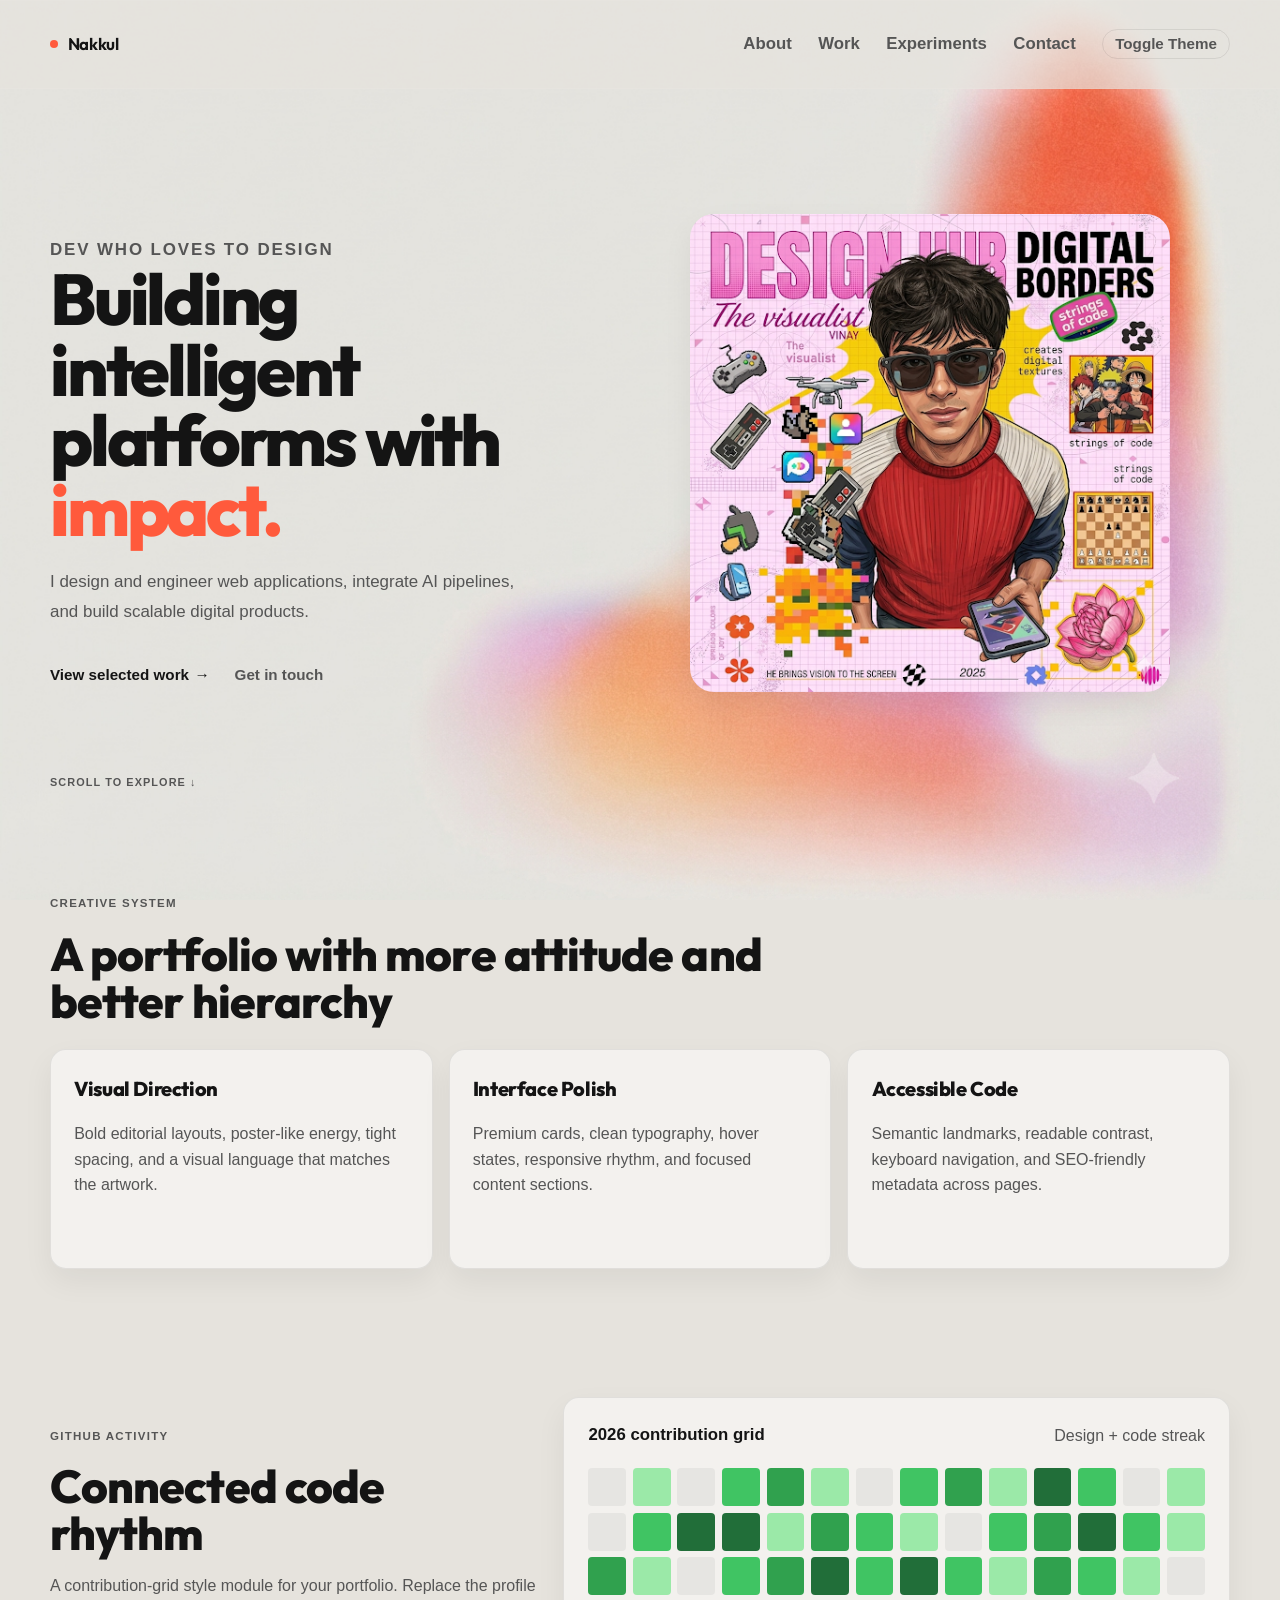
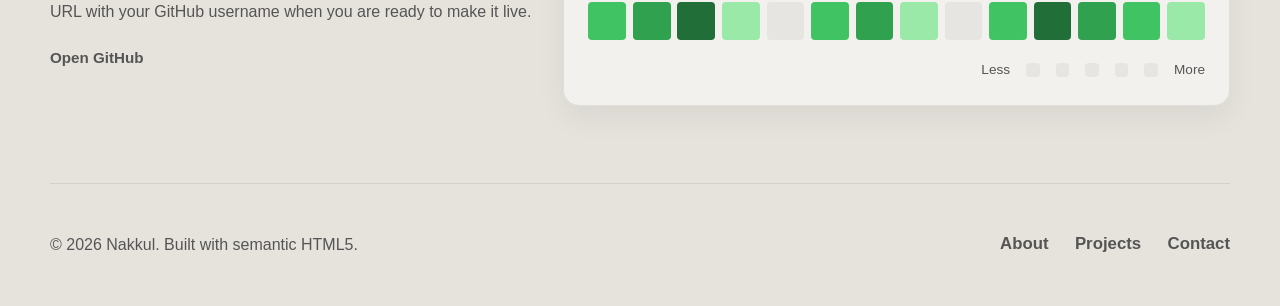
<file: index.html>
<!DOCTYPE html>
<html lang="en">
<head>
  <meta charset="UTF-8">
  <meta name="viewport" content="width=device-width, initial-scale=1.0">
  <meta name="description" content="Premium personal portfolio for Nakkul, a visual designer and front-end creator blending digital textures, code, and accessible web craft.">
  <meta name="keywords" content="Nakkul portfolio, design portfolio, front-end developer, digital borders, strings of code, visual designer">
  <meta name="author" content="Nakkul">
  <meta name="robots" content="index, follow">
  <meta property="og:title" content="Nakkul | Digital Designer Portfolio">
  <meta property="og:description" content="Explore Nakkul's visual design, coded interfaces, project work, and GitHub activity.">
  <meta property="og:type" content="website">
  <meta property="og:url" content="https://example.com/">
  <meta property="og:image" content="assets/nakkul-portrait.png">
  <meta name="twitter:card" content="summary_large_image">
  <title>Nakkul | Digital Designer Portfolio</title>
  <link rel="canonical" href="https://example.com/">
  <link rel="preconnect" href="https://fonts.googleapis.com">
  <link rel="preconnect" href="https://fonts.gstatic.com" crossorigin>
  <link href="https://fonts.googleapis.com/css2?family=Outfit:wght@400..900&display=swap" rel="stylesheet">
  <link rel="stylesheet" href="styles.css">
</head>
<body>
  <a class="skip-link" href="#main-content">Skip to main content</a>

  <header class="site-header">
    <nav class="site-nav" aria-label="Primary navigation">
      <a class="brand" href="index.html" aria-current="page">Nakkul</a>
      <ul>
        <li><a href="about.html">About</a></li>
        <li><a href="projects.html">Work</a></li>
        <li><a href="#github-activity">Experiments</a></li>
        <li><a href="contact.html">Contact</a></li>
        <li><button id="theme-toggle" class="button secondary" style="min-height:30px; padding:0 0.75rem; border:1px solid var(--line); border-radius:15px;">Toggle Theme</button></li>
      </ul>
    </nav>
  </header>

  <main id="main-content">
    <section class="hero" aria-labelledby="hero-title">
      <div class="hero-copy">
        <p class="eyebrow">Dev who loves to design</p>
        <h1 id="hero-title">Building intelligent platforms with <span>impact.</span></h1>
        <p>I design and engineer web applications, integrate AI pipelines, and build scalable digital products.</p>
        <div class="actions" aria-label="Portfolio actions">
          <a class="button primary" href="projects.html">View selected work <span aria-hidden="true">&rarr;</span></a>
          <a class="button secondary" href="contact.html">Get in touch</a>
        </div>
        <a class="scroll-cue" href="#focus-title">Scroll to explore <span aria-hidden="true">&darr;</span></a>
      </div>
      <figure class="hero-art" style="display: flex; justify-content: center; align-items: center;">
        <img src="assets/profile.png" alt="Nakkul Gulati" style="border-radius: 1.5rem; width: 100%; max-width: 480px; box-shadow: var(--shadow);">
      </figure>
    </section>

    <section class="section" aria-labelledby="focus-title">
      <div class="section-heading">
        <p class="eyebrow">Creative system</p>
        <h2 id="focus-title">A portfolio with more attitude and better hierarchy</h2>
      </div>
      <div class="feature-grid">
        <article>
          <h3>Visual Direction</h3>
          <p>Bold editorial layouts, poster-like energy, tight spacing, and a visual language that matches the artwork.</p>
        </article>
        <article>
          <h3>Interface Polish</h3>
          <p>Premium cards, clean typography, hover states, responsive rhythm, and focused content sections.</p>
        </article>
        <article>
          <h3>Accessible Code</h3>
          <p>Semantic landmarks, readable contrast, keyboard navigation, and SEO-friendly metadata across pages.</p>
        </article>
      </div>
    </section>

    <section class="section github-panel" id="github-activity" aria-labelledby="github-title">
      <div class="github-copy">
        <p class="eyebrow">GitHub Activity</p>
        <h2 id="github-title">Connected code rhythm</h2>
        <p>A contribution-grid style module for your portfolio. Replace the profile URL with your GitHub username when you are ready to make it live.</p>
        <a class="button dark" href="https://github.com/" target="_blank" rel="noopener noreferrer">Open GitHub</a>
      </div>
      <div class="contribution-card" aria-label="GitHub contribution activity preview">
        <div class="contribution-header">
          <strong>2026 contribution grid</strong>
          <span>Design + code streak</span>
        </div>
        <div class="github-grid" role="img" aria-label="Decorative GitHub-style contribution grid showing varied activity levels">
          <span data-level="0"></span><span data-level="1"></span><span data-level="0"></span><span data-level="2"></span><span data-level="3"></span><span data-level="1"></span><span data-level="0"></span>
          <span data-level="2"></span><span data-level="3"></span><span data-level="1"></span><span data-level="4"></span><span data-level="2"></span><span data-level="0"></span><span data-level="1"></span>
          <span data-level="0"></span><span data-level="2"></span><span data-level="4"></span><span data-level="4"></span><span data-level="1"></span><span data-level="3"></span><span data-level="2"></span>
          <span data-level="1"></span><span data-level="0"></span><span data-level="2"></span><span data-level="3"></span><span data-level="4"></span><span data-level="2"></span><span data-level="1"></span>
          <span data-level="3"></span><span data-level="1"></span><span data-level="0"></span><span data-level="2"></span><span data-level="3"></span><span data-level="4"></span><span data-level="2"></span>
          <span data-level="4"></span><span data-level="2"></span><span data-level="1"></span><span data-level="3"></span><span data-level="2"></span><span data-level="1"></span><span data-level="0"></span>
          <span data-level="2"></span><span data-level="3"></span><span data-level="4"></span><span data-level="1"></span><span data-level="0"></span><span data-level="2"></span><span data-level="3"></span>
          <span data-level="1"></span><span data-level="0"></span><span data-level="2"></span><span data-level="4"></span><span data-level="3"></span><span data-level="2"></span><span data-level="1"></span>
        </div>
        <div class="contribution-legend" aria-hidden="true">
          <span>Less</span><i data-level="0"></i><i data-level="1"></i><i data-level="2"></i><i data-level="3"></i><i data-level="4"></i><span>More</span>
        </div>
      </div>
    </section>
  </main>

  <footer class="site-footer">
    <p>&copy; 2026 Nakkul. Built with semantic HTML5.</p>
    <nav aria-label="Footer navigation">
      <a href="about.html">About</a>
      <a href="projects.html">Projects</a>
      <a href="contact.html">Contact</a>
    </nav>
  </footer>
  <script src="script.js"></script>
</body>
</html>
</file>
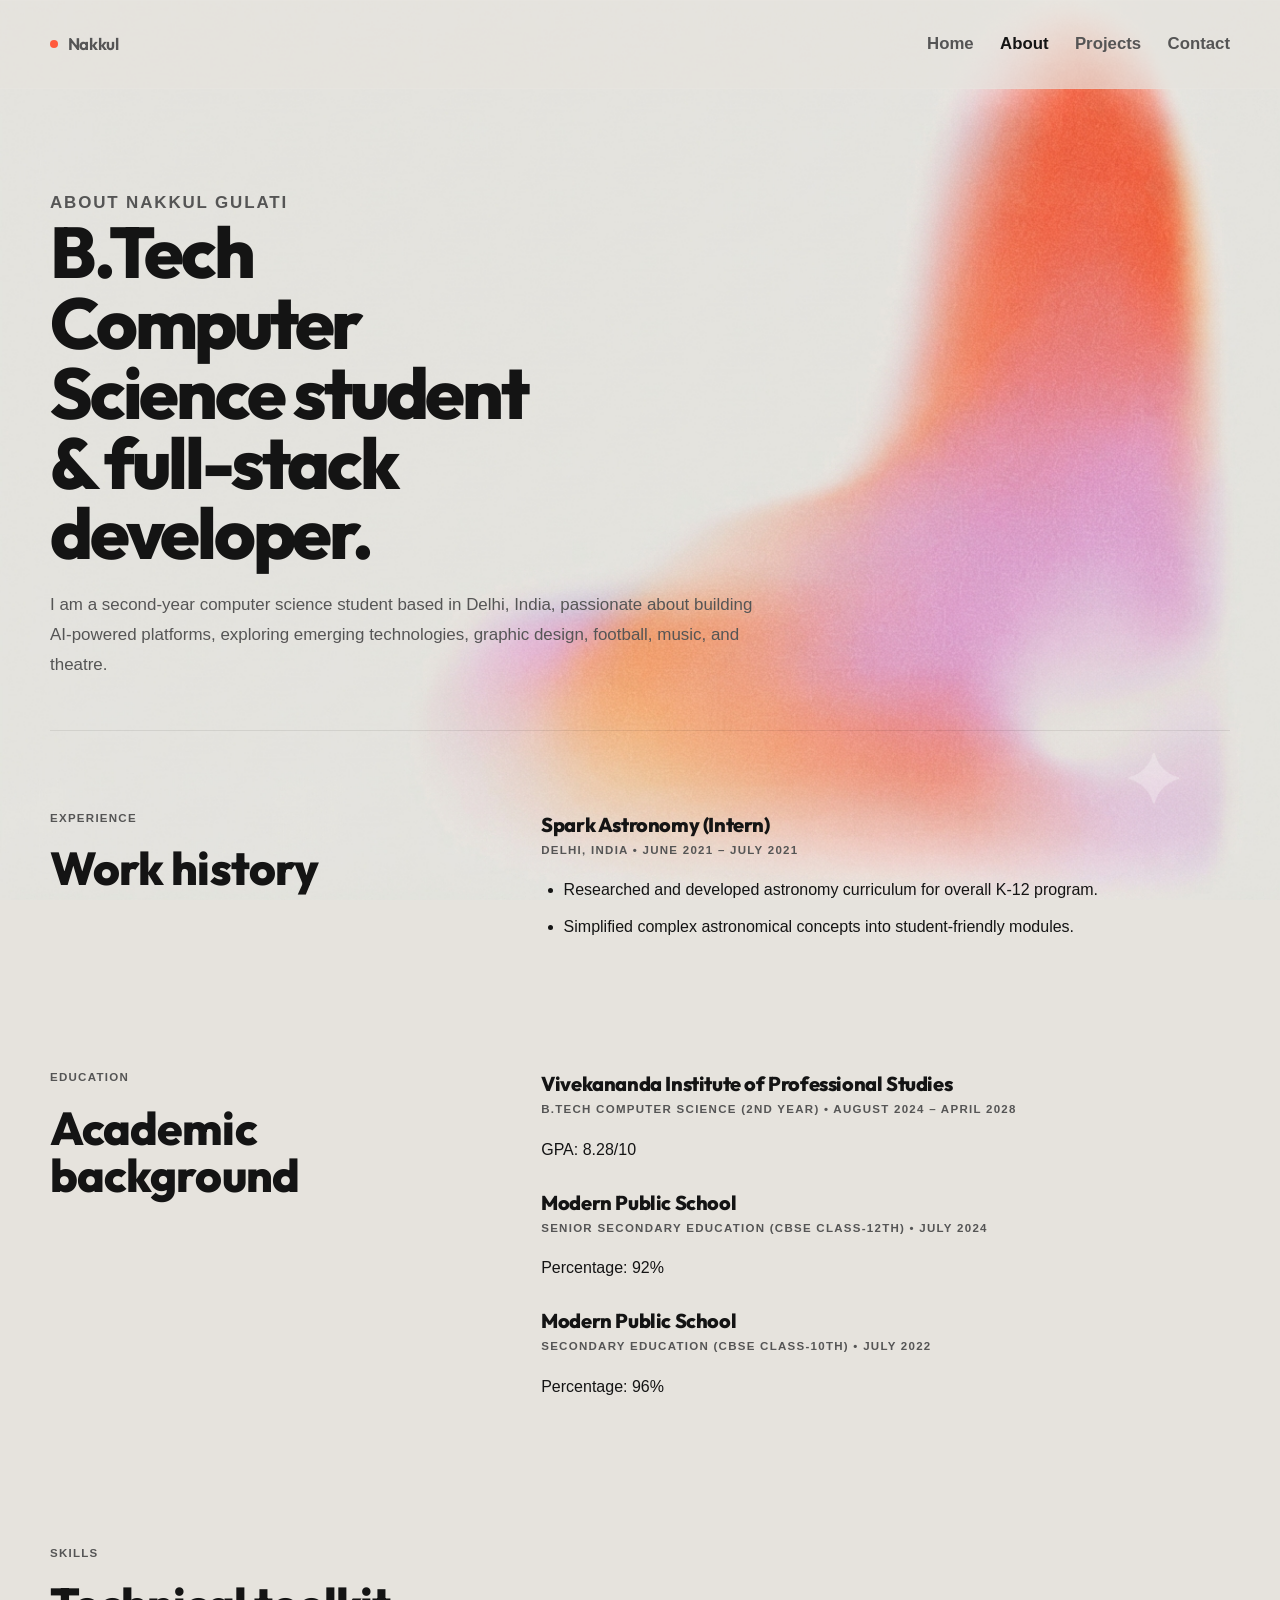
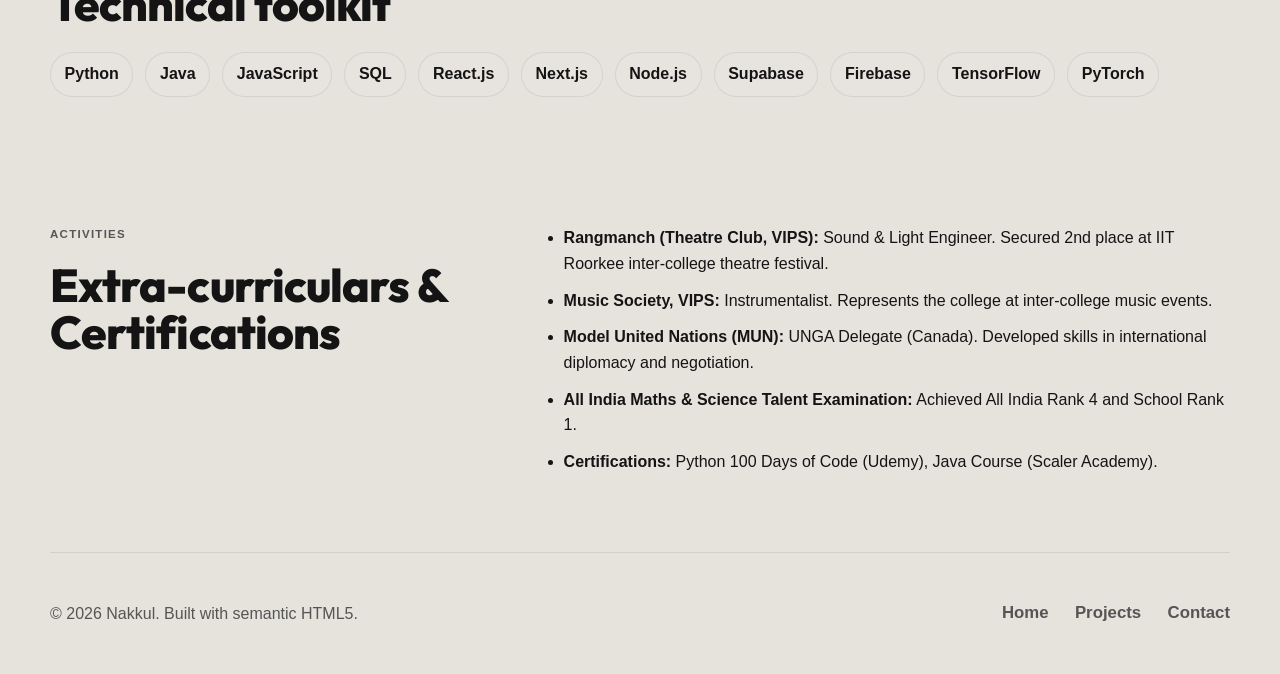
<file: about.html>
<!DOCTYPE html>
<html lang="en">
<head>
  <meta charset="UTF-8">
  <meta name="viewport" content="width=device-width, initial-scale=1.0">
  <meta name="description" content="Learn about Nakkul's accessible front-end development process, visual design approach, and technical skills.">
  <meta name="author" content="Nakkul">
  <meta name="robots" content="index, follow">
  <meta property="og:title" content="About Nakkul | Visual Front-End Designer">
  <meta property="og:description" content="A practical profile of Nakkul's inclusive design and semantic web development approach.">
  <meta property="og:type" content="profile">
  <meta property="og:url" content="https://example.com/about.html">
  <meta name="twitter:card" content="summary">
  <title>About Nakkul | Visual Front-End Designer</title>
  <link rel="canonical" href="https://example.com/about.html">
  <link rel="preconnect" href="https://fonts.googleapis.com">
  <link rel="preconnect" href="https://fonts.gstatic.com" crossorigin>
  <link href="https://fonts.googleapis.com/css2?family=Outfit:wght@400..900&display=swap" rel="stylesheet">
  <link rel="stylesheet" href="styles.css">
</head>
<body>
  <a class="skip-link" href="#main-content">Skip to main content</a>

  <header class="site-header">
    <nav class="site-nav" aria-label="Primary navigation">
      <a class="brand" href="index.html">Nakkul</a>
      <ul>
        <li><a href="index.html">Home</a></li>
        <li><a href="about.html" aria-current="page">About</a></li>
        <li><a href="projects.html">Projects</a></li>
        <li><a href="contact.html">Contact</a></li>
      </ul>
    </nav>
  </header>

  <main id="main-content">
    <article class="page-intro" aria-labelledby="about-title">
      <p class="eyebrow">About Nakkul Gulati</p>
      <h1 id="about-title">B.Tech Computer Science student & full-stack developer.</h1>
      <p>I am a second-year computer science student based in Delhi, India, passionate about building AI-powered platforms, exploring emerging technologies, graphic design, football, music, and theatre.</p>
    </article>

    <section class="section two-column" aria-labelledby="experience-title">
      <div>
        <p class="eyebrow">Experience</p>
        <h2 id="experience-title">Work history</h2>
      </div>
      <div>
        <h3>Spark Astronomy (Intern)</h3>
        <p class="eyebrow">Delhi, India &bull; June 2021 – July 2021</p>
        <ul class="check-list">
          <li>Researched and developed astronomy curriculum for overall K-12 program.</li>
          <li>Simplified complex astronomical concepts into student-friendly modules.</li>
        </ul>
      </div>
    </section>

    <section class="section two-column" aria-labelledby="education-title">
      <div>
        <p class="eyebrow">Education</p>
        <h2 id="education-title">Academic background</h2>
      </div>
      <div>
        <h3>Vivekananda Institute of Professional Studies</h3>
        <p class="eyebrow">B.Tech Computer Science (2nd year) &bull; August 2024 – April 2028</p>
        <p>GPA: 8.28/10</p>
        
        <h3 style="margin-top: 1.5rem;">Modern Public School</h3>
        <p class="eyebrow">Senior Secondary Education (CBSE Class-12th) &bull; July 2024</p>
        <p>Percentage: 92%</p>

        <h3 style="margin-top: 1.5rem;">Modern Public School</h3>
        <p class="eyebrow">Secondary Education (CBSE Class-10th) &bull; July 2022</p>
        <p>Percentage: 96%</p>
      </div>
    </section>

    <section class="section" aria-labelledby="skills-title">
      <div class="section-heading">
        <p class="eyebrow">Skills</p>
        <h2 id="skills-title">Technical toolkit</h2>
      </div>
      <div class="tag-list" role="list" aria-label="Technical skills">
        <span role="listitem">Python</span>
        <span role="listitem">Java</span>
        <span role="listitem">JavaScript</span>
        <span role="listitem">SQL</span>
        <span role="listitem">React.js</span>
        <span role="listitem">Next.js</span>
        <span role="listitem">Node.js</span>
        <span role="listitem">Supabase</span>
        <span role="listitem">Firebase</span>
        <span role="listitem">TensorFlow</span>
        <span role="listitem">PyTorch</span>
      </div>
    </section>

    <section class="section two-column" aria-labelledby="activities-title">
      <div>
        <p class="eyebrow">Activities</p>
        <h2 id="activities-title">Extra-curriculars & Certifications</h2>
      </div>
      <div>
        <ul class="check-list">
          <li><strong>Rangmanch (Theatre Club, VIPS):</strong> Sound & Light Engineer. Secured 2nd place at IIT Roorkee inter-college theatre festival.</li>
          <li><strong>Music Society, VIPS:</strong> Instrumentalist. Represents the college at inter-college music events.</li>
          <li><strong>Model United Nations (MUN):</strong> UNGA Delegate (Canada). Developed skills in international diplomacy and negotiation.</li>
          <li><strong>All India Maths & Science Talent Examination:</strong> Achieved All India Rank 4 and School Rank 1.</li>
          <li><strong>Certifications:</strong> Python 100 Days of Code (Udemy), Java Course (Scaler Academy).</li>
        </ul>
      </div>
    </section>
  </main>

  <footer class="site-footer">
    <p>&copy; 2026 Nakkul. Built with semantic HTML5.</p>
    <nav aria-label="Footer navigation">
      <a href="index.html">Home</a>
      <a href="projects.html">Projects</a>
      <a href="contact.html">Contact</a>
    </nav>
  </footer>
</body>
</html>
</file>
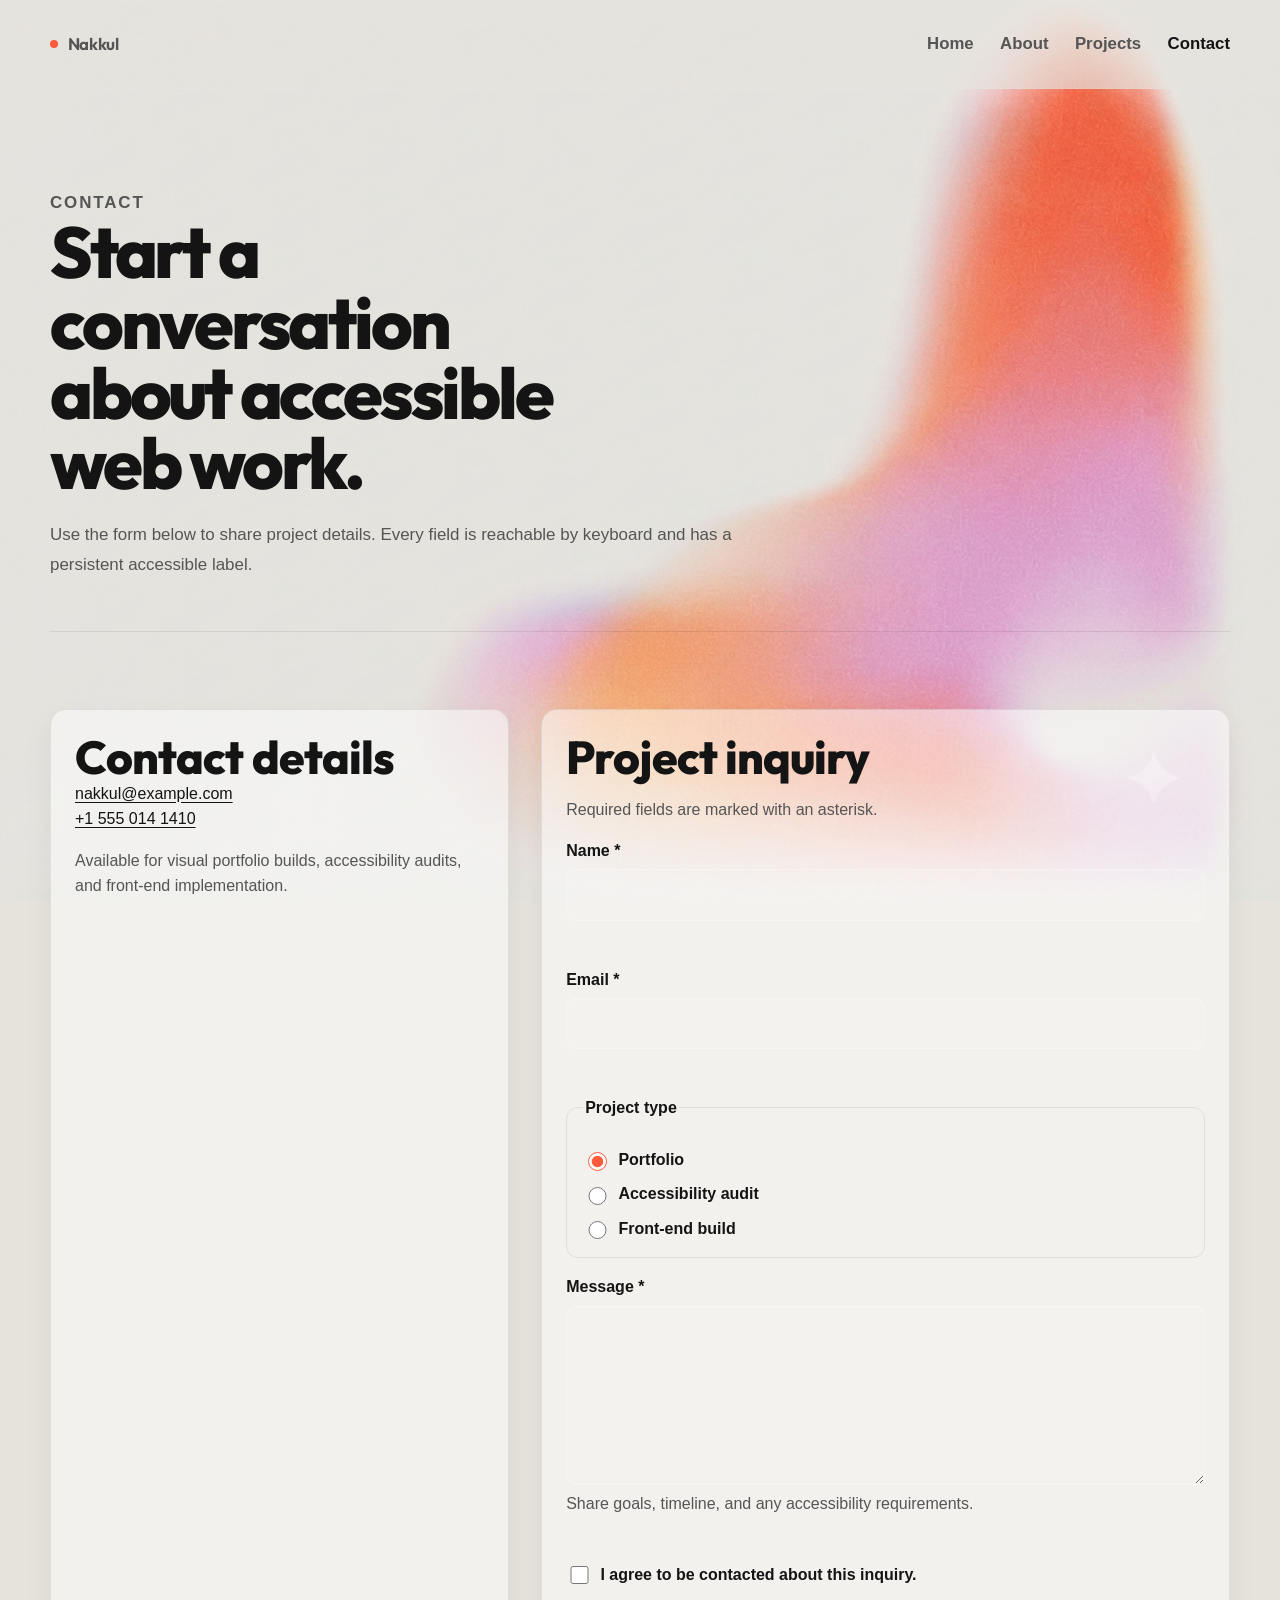
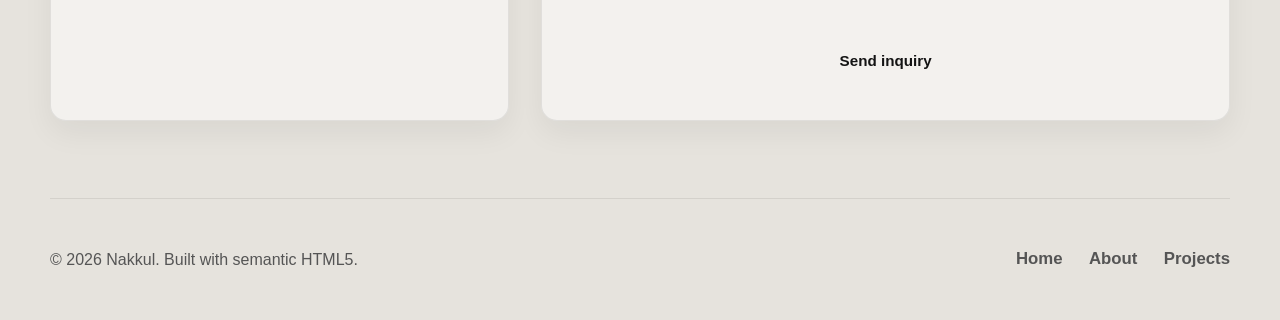
<file: contact.html>
<!DOCTYPE html>
<html lang="en">
<head>
  <meta charset="UTF-8">
  <meta name="viewport" content="width=device-width, initial-scale=1.0">
  <meta name="description" content="Contact Nakkul about visual front-end design, semantic HTML, portfolio work, and inclusive web projects.">
  <meta name="author" content="Nakkul">
  <meta name="robots" content="index, follow">
  <meta property="og:title" content="Contact Nakkul | Visual Front-End Portfolio">
  <meta property="og:description" content="Send a project inquiry to Nakkul through an accessible, keyboard-friendly contact form.">
  <meta property="og:type" content="website">
  <meta property="og:url" content="https://example.com/contact.html">
  <meta name="twitter:card" content="summary">
  <title>Contact Nakkul | Visual Front-End Portfolio</title>
  <link rel="canonical" href="https://example.com/contact.html">
  <link rel="preconnect" href="https://fonts.googleapis.com">
  <link rel="preconnect" href="https://fonts.gstatic.com" crossorigin>
  <link href="https://fonts.googleapis.com/css2?family=Outfit:wght@400..900&display=swap" rel="stylesheet">
  <link rel="stylesheet" href="styles.css">
</head>
<body>
  <a class="skip-link" href="#main-content">Skip to main content</a>

  <header class="site-header">
    <nav class="site-nav" aria-label="Primary navigation">
      <a class="brand" href="index.html">Nakkul</a>
      <ul>
        <li><a href="index.html">Home</a></li>
        <li><a href="about.html">About</a></li>
        <li><a href="projects.html">Projects</a></li>
        <li><a href="contact.html" aria-current="page">Contact</a></li>
      </ul>
    </nav>
  </header>

  <main id="main-content">
    <section class="page-intro" aria-labelledby="contact-title">
      <p class="eyebrow">Contact</p>
      <h1 id="contact-title">Start a conversation about accessible web work.</h1>
      <p>Use the form below to share project details. Every field is reachable by keyboard and has a persistent accessible label.</p>
    </section>

    <section class="section contact-layout" aria-labelledby="form-title">
      <aside class="contact-aside" aria-labelledby="contact-details-title">
        <h2 id="contact-details-title">Contact details</h2>
        <address>
          <a href="mailto:nakkul@example.com">nakkul@example.com</a><br>
          <a href="tel:+15550141410">+1 555 014 1410</a>
        </address>
        <p>Available for visual portfolio builds, accessibility audits, and front-end implementation.</p>
      </aside>

      <form class="contact-form" id="contact-form" action="#" method="post" aria-labelledby="form-title" novalidate>
        <h2 id="form-title">Project inquiry</h2>
        <p id="form-help">Required fields are marked with an asterisk.</p>

        <div class="form-field">
          <label for="name">Name <span aria-hidden="true">*</span></label>
          <input id="name" name="name" type="text" autocomplete="name" required aria-describedby="name-error">
          <p class="error" id="name-error" aria-live="polite"></p>
        </div>

        <div class="form-field">
          <label for="email">Email <span aria-hidden="true">*</span></label>
          <input id="email" name="email" type="email" autocomplete="email" required aria-describedby="email-error">
          <p class="error" id="email-error" aria-live="polite"></p>
        </div>

        <fieldset>
          <legend>Project type</legend>
          <div class="radio-row">
            <label><input type="radio" name="project-type" value="portfolio" checked> Portfolio</label>
            <label><input type="radio" name="project-type" value="audit"> Accessibility audit</label>
            <label><input type="radio" name="project-type" value="frontend"> Front-end build</label>
          </div>
        </fieldset>

        <div class="form-field">
          <label for="message">Message <span aria-hidden="true">*</span></label>
          <textarea id="message" name="message" rows="6" required aria-describedby="message-hint message-error"></textarea>
          <p class="hint" id="message-hint">Share goals, timeline, and any accessibility requirements.</p>
          <p class="error" id="message-error" aria-live="polite"></p>
        </div>

        <label class="checkbox">
          <input type="checkbox" name="consent" required aria-describedby="consent-error">
          <span>I agree to be contacted about this inquiry.</span>
        </label>
        <p class="error" id="consent-error" aria-live="polite"></p>

        <button class="button primary" type="submit">Send inquiry</button>
        <p id="form-status" role="status" aria-live="polite"></p>
      </form>
    </section>
  </main>

  <footer class="site-footer">
    <p>&copy; 2026 Nakkul. Built with semantic HTML5.</p>
    <nav aria-label="Footer navigation">
      <a href="index.html">Home</a>
      <a href="about.html">About</a>
      <a href="projects.html">Projects</a>
    </nav>
  </footer>

  <script src="script.js"></script>
</body>
</html>
</file>
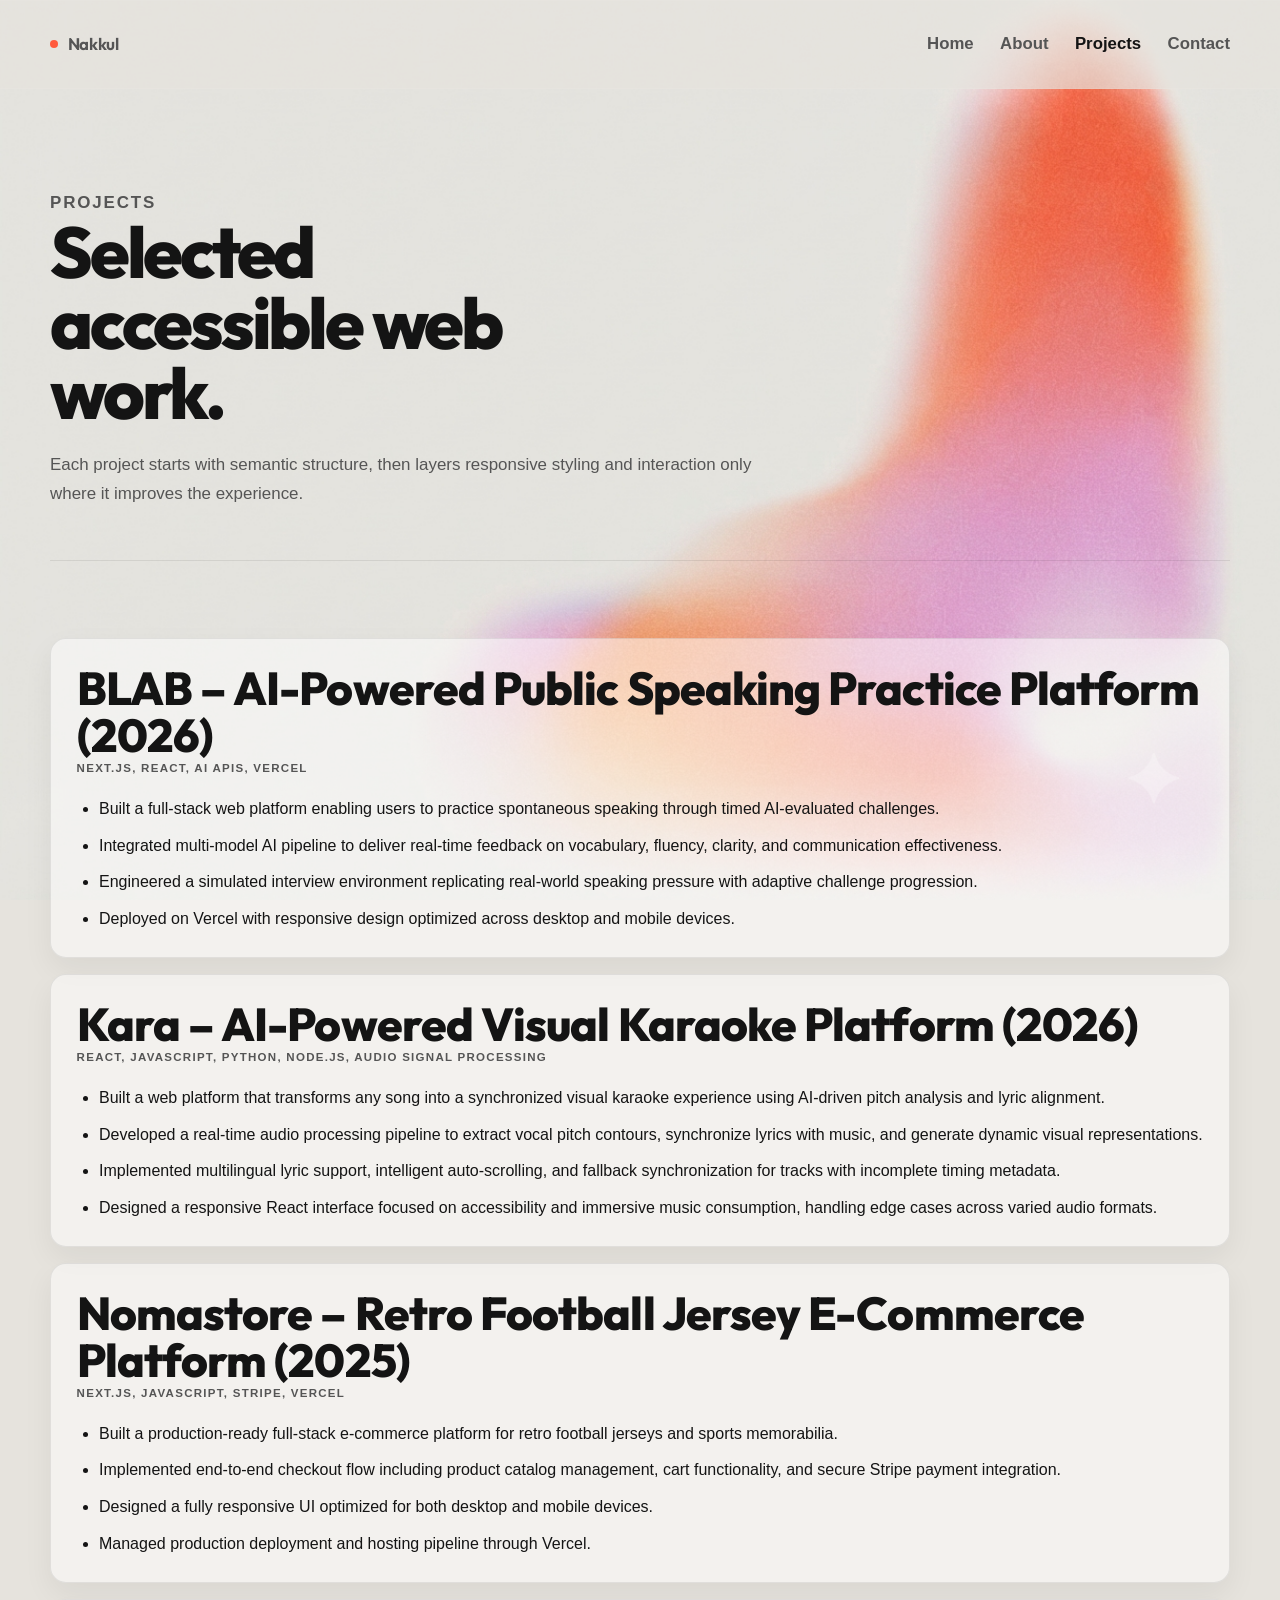
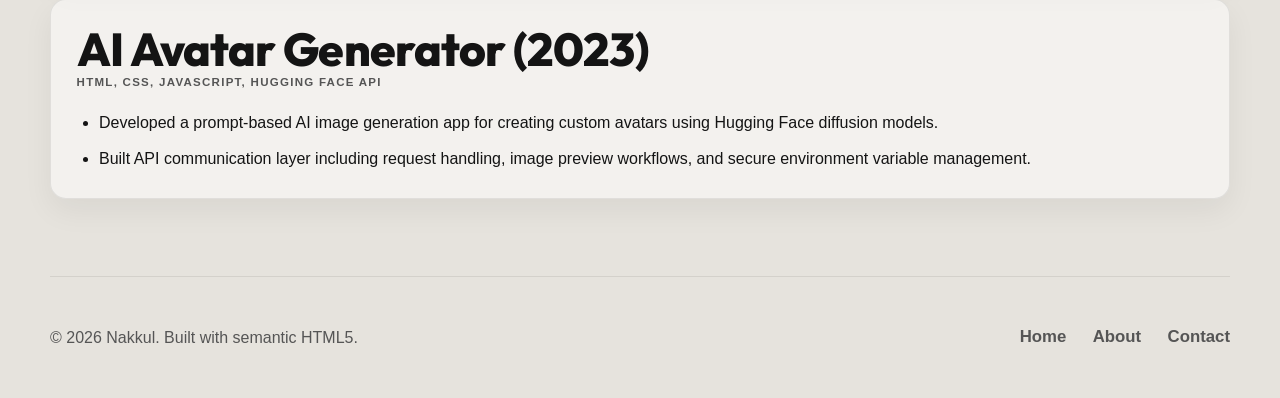
<file: projects.html>
<!DOCTYPE html>
<html lang="en">
<head>
  <meta charset="UTF-8">
  <meta name="viewport" content="width=device-width, initial-scale=1.0">
  <meta name="description" content="Accessible portfolio projects by Nakkul, including polished interfaces, visual systems, and inclusive form flows.">
  <meta name="author" content="Nakkul">
  <meta name="robots" content="index, follow">
  <meta property="og:title" content="Projects | Nakkul Portfolio">
  <meta property="og:description" content="A selection of accessible, semantic front-end projects by Nakkul.">
  <meta property="og:type" content="website">
  <meta property="og:url" content="https://example.com/projects.html">
  <meta name="twitter:card" content="summary">
  <title>Projects | Nakkul Portfolio</title>
  <link rel="canonical" href="https://example.com/projects.html">
  <link rel="preconnect" href="https://fonts.googleapis.com">
  <link rel="preconnect" href="https://fonts.gstatic.com" crossorigin>
  <link href="https://fonts.googleapis.com/css2?family=Outfit:wght@400..900&display=swap" rel="stylesheet">
  <link rel="stylesheet" href="styles.css">
</head>
<body>
  <a class="skip-link" href="#main-content">Skip to main content</a>

  <header class="site-header">
    <nav class="site-nav" aria-label="Primary navigation">
      <a class="brand" href="index.html">Nakkul</a>
      <ul>
        <li><a href="index.html">Home</a></li>
        <li><a href="about.html">About</a></li>
        <li><a href="projects.html" aria-current="page">Projects</a></li>
        <li><a href="contact.html">Contact</a></li>
      </ul>
    </nav>
  </header>

  <main id="main-content">
    <section class="page-intro" aria-labelledby="projects-title">
      <p class="eyebrow">Projects</p>
      <h1 id="projects-title">Selected accessible web work.</h1>
      <p>Each project starts with semantic structure, then layers responsive styling and interaction only where it improves the experience.</p>
    </section>

    <section class="section project-list" aria-label="Portfolio project list">
      <article>
        <div>
          <h2>BLAB – AI-Powered Public Speaking Practice Platform (2026)</h2>
          <p class="eyebrow">Next.js, React, AI APIs, Vercel</p>
          <ul class="check-list">
            <li>Built a full-stack web platform enabling users to practice spontaneous speaking through timed AI-evaluated challenges.</li>
            <li>Integrated multi-model AI pipeline to deliver real-time feedback on vocabulary, fluency, clarity, and communication effectiveness.</li>
            <li>Engineered a simulated interview environment replicating real-world speaking pressure with adaptive challenge progression.</li>
            <li>Deployed on Vercel with responsive design optimized across desktop and mobile devices.</li>
          </ul>
        </div>
      </article>
      <article>
        <div>
          <h2>Kara – AI-Powered Visual Karaoke Platform (2026)</h2>
          <p class="eyebrow">React, JavaScript, Python, Node.js, Audio Signal Processing</p>
          <ul class="check-list">
            <li>Built a web platform that transforms any song into a synchronized visual karaoke experience using AI-driven pitch analysis and lyric alignment.</li>
            <li>Developed a real-time audio processing pipeline to extract vocal pitch contours, synchronize lyrics with music, and generate dynamic visual representations.</li>
            <li>Implemented multilingual lyric support, intelligent auto-scrolling, and fallback synchronization for tracks with incomplete timing metadata.</li>
            <li>Designed a responsive React interface focused on accessibility and immersive music consumption, handling edge cases across varied audio formats.</li>
          </ul>
        </div>
      </article>
      <article>
        <div>
          <h2>Nomastore – Retro Football Jersey E-Commerce Platform (2025)</h2>
          <p class="eyebrow">Next.js, JavaScript, Stripe, Vercel</p>
          <ul class="check-list">
            <li>Built a production-ready full-stack e-commerce platform for retro football jerseys and sports memorabilia.</li>
            <li>Implemented end-to-end checkout flow including product catalog management, cart functionality, and secure Stripe payment integration.</li>
            <li>Designed a fully responsive UI optimized for both desktop and mobile devices.</li>
            <li>Managed production deployment and hosting pipeline through Vercel.</li>
          </ul>
        </div>
      </article>
      <article>
        <div>
          <h2>AI Avatar Generator (2023)</h2>
          <p class="eyebrow">HTML, CSS, JavaScript, Hugging Face API</p>
          <ul class="check-list">
            <li>Developed a prompt-based AI image generation app for creating custom avatars using Hugging Face diffusion models.</li>
            <li>Built API communication layer including request handling, image preview workflows, and secure environment variable management.</li>
          </ul>
        </div>
      </article>
    </section>
  </main>

  <footer class="site-footer">
    <p>&copy; 2026 Nakkul. Built with semantic HTML5.</p>
    <nav aria-label="Footer navigation">
      <a href="index.html">Home</a>
      <a href="about.html">About</a>
      <a href="contact.html">Contact</a>
    </nav>
  </footer>
</body>
</html>
</file>
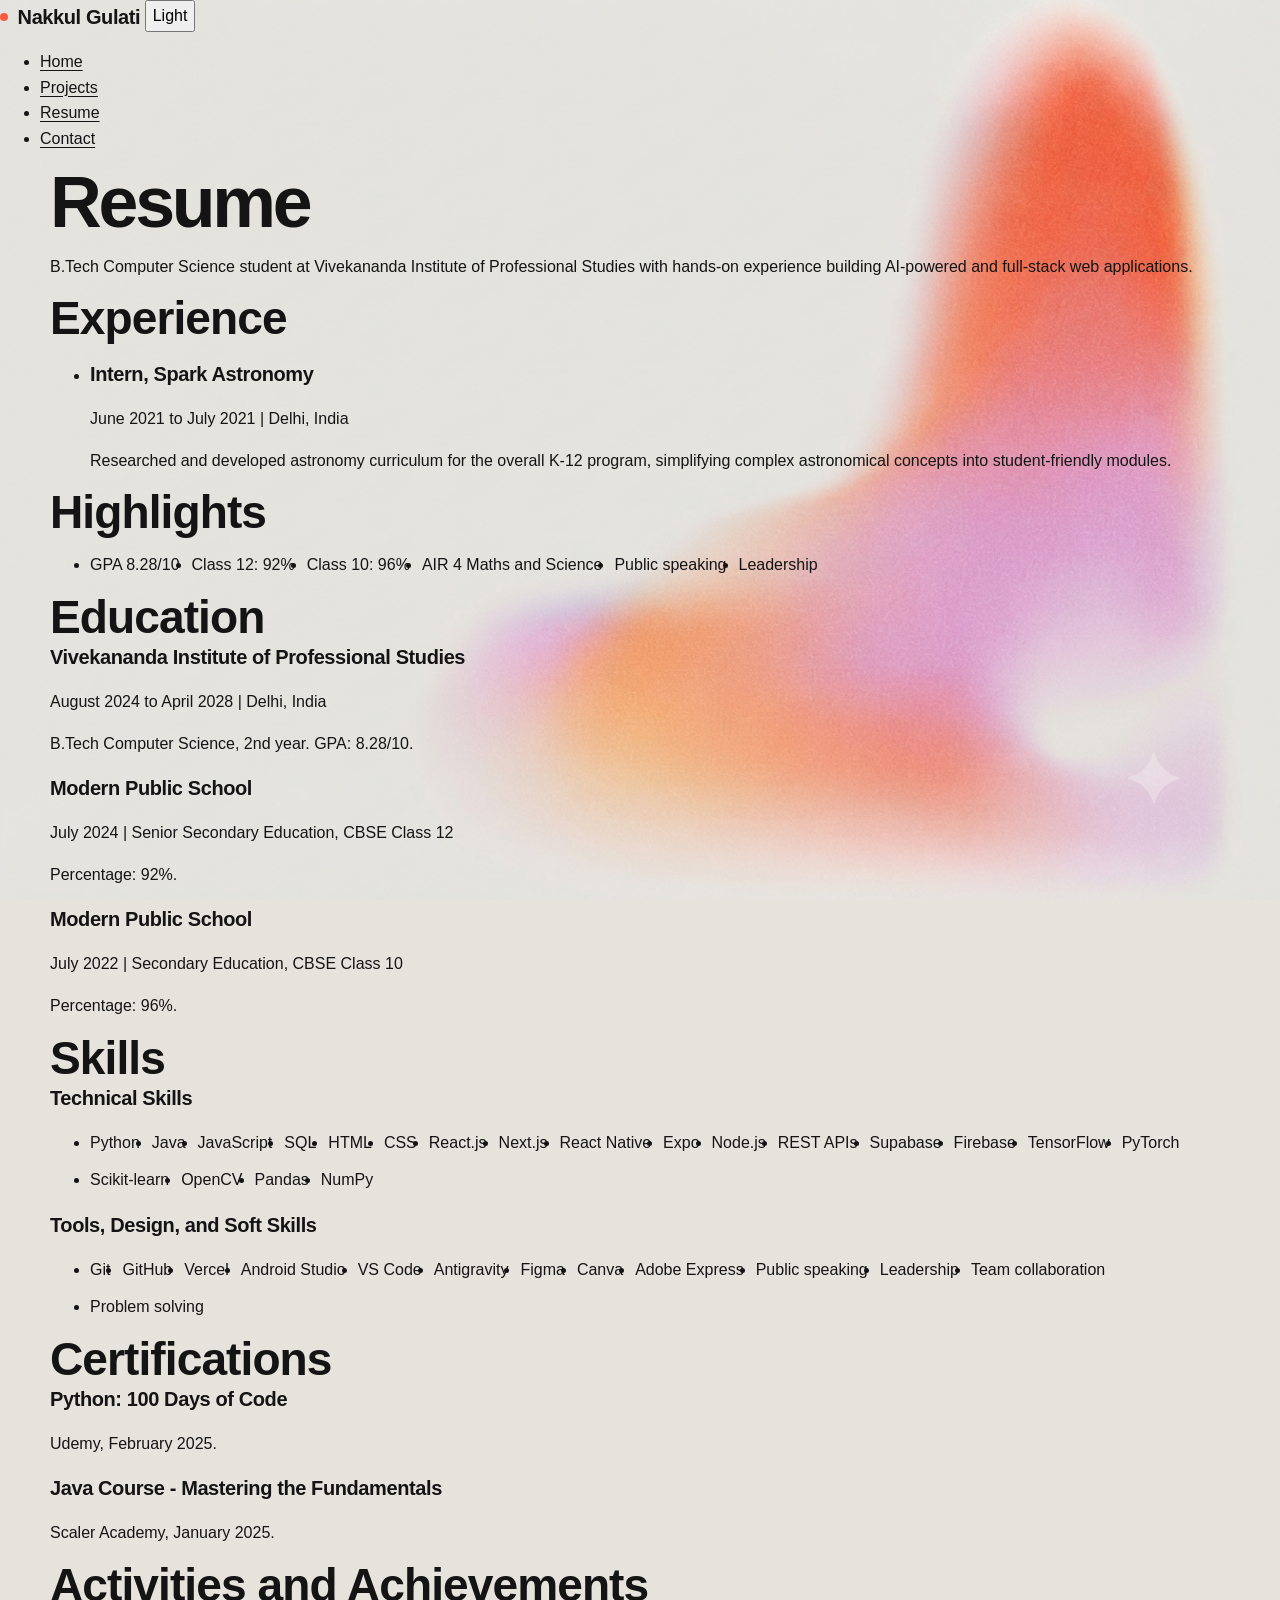
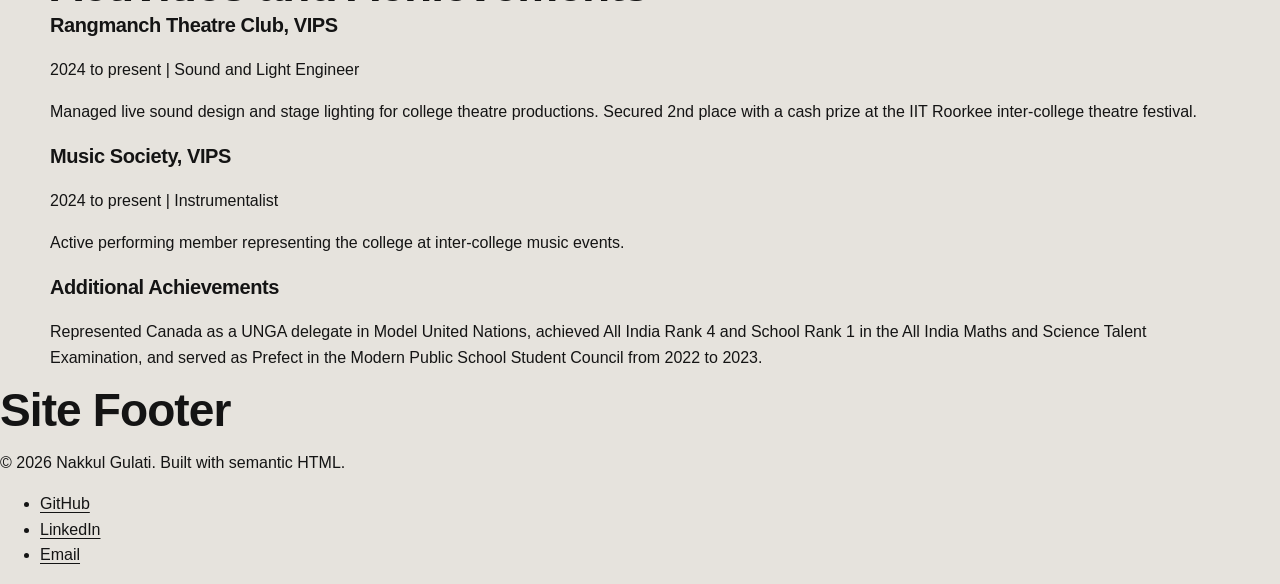
<file: resume.html>
<!doctype html>
<html lang="en">
  <head>
    <meta charset="utf-8">
    <meta name="viewport" content="width=device-width, initial-scale=1">
    <title>Resume | Nakkul Gulati Portfolio</title>
    <meta name="description" content="Resume for Nakkul Gulati, B.Tech Computer Science student with full-stack, AI, React, Next.js, and leadership experience.">
    <link rel="canonical" href="https://example.com/resume.html">
    <meta property="og:title" content="Resume | Nakkul Gulati Portfolio">
    <meta property="og:description" content="Education, experience, projects, skills, certifications, and activities for Nakkul Gulati.">
    <meta property="og:image" content="https://example.com/assets/profile-portrait.svg">
    <meta property="og:type" content="profile">
    <meta name="twitter:card" content="summary_large_image">
    <meta name="twitter:title" content="Resume | Nakkul Gulati Portfolio">
    <meta name="twitter:description" content="Education, experience, projects, skills, certifications, and activities for Nakkul Gulati.">
    <meta name="twitter:image" content="https://example.com/assets/profile-portrait.svg">
    <link rel="stylesheet" href="styles.css">
  </head>
  <body>
    <a class="skip-link" href="#main-content">Skip to content</a>
    <header>
      <nav aria-label="Primary navigation">
        <a class="brand" href="index.html">Nakkul Gulati</a>
        <button class="theme-toggle" type="button" aria-label="Switch color theme" aria-pressed="false">Theme</button>
        <ul>
          <li><a href="index.html">Home</a></li>
          <li><a href="projects.html">Projects</a></li>
          <li><a href="resume.html" aria-current="page">Resume</a></li>
          <li><a href="contact.html">Contact</a></li>
        </ul>
      </nav>
    </header>

    <main id="main-content">
      <section aria-labelledby="resume-title">
        <h1 id="resume-title">Resume</h1>
        <p class="lede">B.Tech Computer Science student at Vivekananda Institute of Professional Studies with hands-on experience building AI-powered and full-stack web applications.</p>
      </section>

      <section class="resume-grid" aria-labelledby="experience-heading">
        <article>
          <h2 id="experience-heading">Experience</h2>
          <ul class="resume-list">
            <li>
              <h3>Intern, Spark Astronomy</h3>
              <p><time datetime="2021-06">June 2021</time> to <time datetime="2021-07">July 2021</time> | Delhi, India</p>
              <p>Researched and developed astronomy curriculum for the overall K-12 program, simplifying complex astronomical concepts into student-friendly modules.</p>
            </li>
          </ul>
        </article>
        <aside aria-label="Resume highlights">
          <h2>Highlights</h2>
          <ul class="tag-list">
            <li>GPA 8.28/10</li>
            <li>Class 12: 92%</li>
            <li>Class 10: 96%</li>
            <li>AIR 4 Maths and Science</li>
            <li>Public speaking</li>
            <li>Leadership</li>
          </ul>
        </aside>
      </section>

      <section aria-labelledby="education-heading">
        <h2 id="education-heading">Education</h2>
        <article>
          <h3>Vivekananda Institute of Professional Studies</h3>
          <p><time datetime="2024-08">August 2024</time> to <time datetime="2028-04">April 2028</time> | Delhi, India</p>
          <p>B.Tech Computer Science, 2nd year. GPA: 8.28/10.</p>
        </article>
        <article>
          <h3>Modern Public School</h3>
          <p><time datetime="2024-07">July 2024</time> | Senior Secondary Education, CBSE Class 12</p>
          <p>Percentage: 92%.</p>
        </article>
        <article>
          <h3>Modern Public School</h3>
          <p><time datetime="2022-07">July 2022</time> | Secondary Education, CBSE Class 10</p>
          <p>Percentage: 96%.</p>
        </article>
      </section>

      <section aria-labelledby="skills-heading">
        <h2 id="skills-heading">Skills</h2>
        <article>
          <h3>Technical Skills</h3>
          <ul class="tag-list">
            <li>Python</li>
            <li>Java</li>
            <li>JavaScript</li>
            <li>SQL</li>
            <li>HTML</li>
            <li>CSS</li>
            <li>React.js</li>
            <li>Next.js</li>
            <li>React Native</li>
            <li>Expo</li>
            <li>Node.js</li>
            <li>REST APIs</li>
            <li>Supabase</li>
            <li>Firebase</li>
            <li>TensorFlow</li>
            <li>PyTorch</li>
            <li>Scikit-learn</li>
            <li>OpenCV</li>
            <li>Pandas</li>
            <li>NumPy</li>
          </ul>
        </article>
        <article>
          <h3>Tools, Design, and Soft Skills</h3>
          <ul class="tag-list">
            <li>Git</li>
            <li>GitHub</li>
            <li>Vercel</li>
            <li>Android Studio</li>
            <li>VS Code</li>
            <li>Antigravity</li>
            <li>Figma</li>
            <li>Canva</li>
            <li>Adobe Express</li>
            <li>Public speaking</li>
            <li>Leadership</li>
            <li>Team collaboration</li>
            <li>Problem solving</li>
          </ul>
        </article>
      </section>

      <section aria-labelledby="certifications-heading">
        <h2 id="certifications-heading">Certifications</h2>
        <article>
          <h3>Python: 100 Days of Code</h3>
          <p>Udemy, February 2025.</p>
        </article>
        <article>
          <h3>Java Course - Mastering the Fundamentals</h3>
          <p>Scaler Academy, January 2025.</p>
        </article>
      </section>

      <section aria-labelledby="activities-heading">
        <h2 id="activities-heading">Activities and Achievements</h2>
        <article>
          <h3>Rangmanch Theatre Club, VIPS</h3>
          <p><time datetime="2024">2024</time> to present | Sound and Light Engineer</p>
          <p>Managed live sound design and stage lighting for college theatre productions. Secured 2nd place with a cash prize at the IIT Roorkee inter-college theatre festival.</p>
        </article>
        <article>
          <h3>Music Society, VIPS</h3>
          <p><time datetime="2024">2024</time> to present | Instrumentalist</p>
          <p>Active performing member representing the college at inter-college music events.</p>
        </article>
        <article>
          <h3>Additional Achievements</h3>
          <p>Represented Canada as a UNGA delegate in Model United Nations, achieved All India Rank 4 and School Rank 1 in the All India Maths and Science Talent Examination, and served as Prefect in the Modern Public School Student Council from 2022 to 2023.</p>
        </article>
      </section>
    </main>

    <footer>
      <section aria-labelledby="footer-heading">
        <h2 class="sr-only" id="footer-heading">Site Footer</h2>
        <p>&copy; 2026 Nakkul Gulati. Built with semantic HTML.</p>
        <ul>
          <li><a href="https://github.com/noxgoes">GitHub</a></li>
          <li><a href="https://www.linkedin.com/in/NakkulGulati">LinkedIn</a></li>
          <li><a href="mailto:nakulgulati1994@gmail.com">Email</a></li>
        </ul>
      </section>
    </footer>
    <script src="theme.js"></script>
  </body>
</html>
</file>
<file: styles.css>
:root {
  color-scheme: light;
  --bg: #e6e3dd;
  --bg-gradient: url('assets/bg.png');
  --surface: rgba(255, 255, 255, 0.4);
  --surface-strong: rgba(255, 255, 255, 0.6);
  --ink: #141414;
  --muted: #555555;
  --line: rgba(0, 0, 0, 0.08);
  --hot: #ff5a3c;
  --hot-dark: #d6452a;
  --danger: #d00000;
  --focus: #000000;
  --shadow: 0 12px 30px rgba(0, 0, 0, 0.06);
  --header-bg: rgba(230, 227, 221, 0.7);
  --github-card-bg: rgba(255, 255, 255, 0.5);
  --github-grid-empty: rgba(0, 0, 0, 0.05);
}

:root[data-theme="dark"] {
  color-scheme: dark;
  --bg: #000000;
  --bg-gradient: radial-gradient(circle at 80% 0%, rgba(255, 105, 180, 0.25) 0%, transparent 50%), radial-gradient(circle at 20% 100%, rgba(255, 105, 180, 0.15) 0%, transparent 50%);
  --surface: #151416;
  --surface-strong: #1e1c1f;
  --ink: #f5f1ea;
  --muted: #a8a19a;
  --line: rgba(245, 241, 234, 0.12);
  --hot: #ff5c5c;
  --hot-dark: #d74c4c;
  --danger: #ff8c8c;
  --focus: #ffffff;
  --shadow: 0 28px 70px rgba(0, 0, 0, 0.34);
  --header-bg: rgba(0, 0, 0, 0.62);
  --github-card-bg: linear-gradient(145deg, rgba(255, 255, 255, 0.08), rgba(255, 255, 255, 0.03)), var(--surface);
  --github-grid-empty: rgba(255, 255, 255, 0.08);
}

* {
  box-sizing: border-box;
}

html {
  scroll-behavior: smooth;
}

body {
  min-height: 100vh;
  margin: 0;
  font-family: "Inter", "SF Pro Display", "Helvetica Neue", Arial, sans-serif;
  line-height: 1.6;
  background-color: var(--bg);
  background-image: var(--bg-gradient);
  background-size: cover;
  background-position: center;
  background-attachment: fixed;
  color: var(--ink);
  animation: page-enter 420ms ease both;
}

body::before {
  content: none;
}

img {
  display: block;
  max-width: 100%;
  height: auto;
}

a {
  color: var(--ink);
  text-underline-offset: 0.2em;
}

a:hover {
  color: var(--hot);
}

a:focus-visible,
button:focus-visible,
input:focus-visible,
textarea:focus-visible {
  outline: 3px solid var(--focus);
  outline-offset: 4px;
}

button,
input,
textarea {
  font: inherit;
}

.skip-link {
  position: absolute;
  top: 0.75rem;
  left: 0.75rem;
  z-index: 10;
  transform: translateY(-150%);
  padding: 0.75rem 1rem;
  border-radius: 999px;
  background: var(--ink);
  color: #111;
  font-weight: 850;
}

.skip-link:focus {
  transform: translateY(0);
}

.site-header {
  position: sticky;
  top: 0;
  z-index: 4;
  border-bottom: 1px solid rgba(245, 241, 234, 0.08);
  background: var(--header-bg);
  backdrop-filter: blur(24px) saturate(145%);
  box-shadow: inset 0 1px 0 rgba(255, 255, 255, 0.04);
}

.site-nav,
main,
.site-footer {
  width: min(1180px, calc(100% - 32px));
  margin-inline: auto;
}

.site-nav {
  display: flex;
  align-items: center;
  justify-content: space-between;
  gap: 1.5rem;
  min-height: 88px;
}

.brand {
  display: inline-flex;
  align-items: center;
  gap: 0.6rem;
  color: var(--ink);
  font-size: 1.25rem;
  font-weight: 800;
  text-decoration: none;
}

.brand::before {
  content: "";
  width: 0.5rem;
  height: 0.5rem;
  border-radius: 50%;
  background: var(--hot);
}

.site-nav ul,
.site-footer nav {
  display: flex;
  flex-wrap: wrap;
  align-items: center;
  gap: 1.65rem;
  margin: 0;
  padding: 0;
  list-style: none;
}

.site-nav a,
.site-footer a {
  min-height: 44px;
  display: inline-flex;
  align-items: center;
  border-radius: 0;
  padding: 0;
  color: var(--muted);
  font-size: 1.05rem;
  font-weight: 650;
  text-decoration: none;
  transition: color 180ms ease, opacity 180ms ease;
}

.site-nav a:hover,
.site-nav a[aria-current="page"] {
  color: var(--ink);
}

.hero {
  position: relative;
  display: grid;
  grid-template-columns: minmax(0, 0.45fr) minmax(360px, 0.55fr);
  gap: clamp(2rem, 7vw, 6rem);
  align-items: center;
  min-height: calc(88vh - 64px);
  padding-block: clamp(3rem, 6vw, 5.5rem);
}

.hero-copy {
  max-width: 600px;
}

.eyebrow {
  margin: 0 0 1.15rem;
  color: var(--muted);
  font-size: 0.72rem;
  font-weight: 700;
  letter-spacing: 0.11em;
  text-transform: uppercase;
}

h1,
h2,
h3,
p {
  overflow-wrap: break-word;
}

h1,
h2,
h3,
.brand {
  font-family: "Outfit", "Inter", sans-serif;
  letter-spacing: -0.02em;
  font-weight: 800;
}

h1 {
  max-width: 10.8ch;
  margin: 0;
  font-size: clamp(3.15rem, 5.6vw, 5.8rem);
  line-height: 0.98;
  letter-spacing: -0.045em;
}

h1 span {
  color: var(--hot);
}

h2 {
  margin: 0;
  font-size: clamp(1.85rem, 3.6vw, 3.4rem);
  line-height: 1.02;
}

h3 {
  margin: 0;
  font-size: 1.25rem;
}

.hero p,
.page-intro p {
  max-width: 720px;
  margin: 1.35rem 0 0;
  color: var(--muted);
  font-size: 1.06rem;
  line-height: 1.75;
}

.actions {
  display: flex;
  flex-wrap: wrap;
  gap: 1.55rem;
  margin-top: 1.9rem;
}

.button {
  min-height: 36px;
  display: inline-flex;
  align-items: center;
  justify-content: center;
  gap: 0.35rem;
  padding: 0;
  border: 0;
  border-radius: 0;
  background: transparent;
  color: var(--ink);
  font-size: 0.95rem;
  font-weight: 700;
  text-decoration: none;
  cursor: pointer;
  transition: color 180ms ease;
}

.button.primary {
  color: var(--ink);
}

.button.secondary,
.button.dark {
  color: var(--muted);
}

.button span {
  display: inline-block;
  transition: transform 180ms ease;
}

.button:hover {
  color: var(--hot);
}

.button:hover span {
  transform: translateX(4px);
}

.scroll-cue {
  position: absolute;
  left: 0;
  bottom: clamp(1.1rem, 2vw, 1.75rem);
  color: var(--muted);
  font-size: 0.68rem;
  font-weight: 700;
  letter-spacing: 0.1em;
  text-decoration: none;
  text-transform: uppercase;
}

.hero-art {
  position: relative;
  justify-self: end;
  width: min(100%, 640px);
  margin: 0;
  transition: transform 260ms ease;
}

.hero-art:hover {
  transform: translateY(-6px);
}

.hero-art figcaption {
  margin: 1.1rem 0 0;
  color: var(--muted);
  font-size: 0.82rem;
  letter-spacing: 0.02em;
}

.portfolio-object {
  position: relative;
  min-height: 520px;
}

.interface-sheet,
.mobile-screen,
.code-detail,
.type-sample,
.experiment-strip {
  position: absolute;
  border: 1px solid rgba(245, 241, 234, 0.14);
  background: #141315;
  box-shadow: 0 22px 52px rgba(0, 0, 0, 0.32);
}

.interface-sheet {
  inset: 34px 28px 78px 18px;
  padding: 1.1rem;
}

.window-bar {
  display: flex;
  gap: 0.36rem;
  margin-bottom: 1.25rem;
}

.window-bar i {
  width: 0.48rem;
  height: 0.48rem;
  border-radius: 50%;
  background: rgba(245, 241, 234, 0.34);
}

.site-preview {
  min-height: 210px;
  padding: 1.4rem;
  border: 1px solid rgba(245, 241, 234, 0.1);
  background: #1a181a;
}

.site-preview .type-fragment {
  display: block;
  color: var(--hot);
  font-size: 0.72rem;
  font-weight: 800;
  letter-spacing: 0.08em;
  text-transform: uppercase;
}

.site-preview strong {
  display: block;
  max-width: 7ch;
  margin-top: 2.8rem;
  color: var(--ink);
  font-size: clamp(2.1rem, 4vw, 3.4rem);
  line-height: 0.94;
  letter-spacing: -0.05em;
}

.site-preview p {
  max-width: 240px;
  margin-top: 1rem;
  color: var(--muted);
  font-size: 0.88rem;
}

.preview-grid {
  display: grid;
  grid-template-columns: 1fr 0.7fr 0.9fr;
  gap: 0.65rem;
  margin-top: 0.8rem;
}

.preview-grid span {
  min-height: 76px;
  border: 1px solid rgba(245, 241, 234, 0.1);
  background: #201e20;
}

.mobile-screen {
  right: 0;
  bottom: 18px;
  z-index: 2;
  width: 172px;
  min-height: 302px;
  padding: 1rem;
  border-radius: 1.4rem;
}

.mobile-screen span {
  color: var(--muted);
  font-size: 0.75rem;
  font-weight: 800;
}

.mobile-screen strong {
  display: block;
  margin-top: 6.5rem;
  font-size: 1.6rem;
  letter-spacing: -0.04em;
}

.mobile-screen p {
  color: var(--muted);
  font-size: 0.82rem;
}

.code-detail {
  left: 0;
  bottom: 30px;
  z-index: 3;
  width: 256px;
  margin: 0;
  padding: 1rem;
  overflow: hidden;
  color: #d8d1ca;
  font: 0.78rem/1.6 "SFMono-Regular", Consolas, monospace;
}

.type-sample {
  top: 0;
  right: 86px;
  width: 116px;
  height: 116px;
  display: grid;
  place-items: center;
  color: var(--hot);
  font-size: 3rem;
  font-weight: 650;
  letter-spacing: -0.08em;
}

.experiment-strip {
  top: 92px;
  left: 0;
  z-index: 2;
  display: grid;
  grid-template-columns: repeat(4, 38px);
  gap: 0.4rem;
  padding: 0.5rem;
}

.experiment-strip span {
  width: 38px;
  height: 38px;
  border: 1px solid rgba(245, 241, 234, 0.12);
  background: #211f21;
}

.experiment-strip span:nth-child(2),
.experiment-strip span:nth-child(4) {
  background: var(--hot);
}

.section,
.page-intro {
  margin-block: 26px;
  padding: clamp(1.6rem, 4vw, 3.4rem) 0;
}

.page-intro {
  border-bottom: 1px solid var(--line);
}

.section-heading {
  max-width: 780px;
  margin-bottom: 1.5rem;
}

.feature-grid {
  display: grid;
  grid-template-columns: repeat(3, minmax(0, 1fr));
  gap: 1rem;
}

.feature-grid article,
.project-list article,
.contact-aside,
.contact-form,
.contribution-card {
  border: 1px solid var(--line);
  border-radius: 1rem;
  background: var(--github-card-bg);
  box-shadow: var(--shadow);
}

.feature-grid article {
  min-height: 220px;
  padding: 1.45rem;
}

.feature-grid p,
.project-list p,
.contact-aside p,
.contact-form p,
.github-copy p {
  color: var(--muted);
}

.github-panel {
  display: grid;
  grid-template-columns: minmax(260px, 0.85fr) minmax(0, 1.15fr);
  gap: 1.3rem;
  align-items: center;
}

.github-copy {
  max-width: 520px;
}

.contribution-card {
  padding: clamp(1rem, 3vw, 1.5rem);
  overflow: hidden;
}

.contribution-header,
.contribution-legend {
  display: flex;
  align-items: center;
  justify-content: space-between;
  gap: 1rem;
  color: var(--muted);
}

.contribution-header strong {
  color: var(--ink);
  font-size: 1.05rem;
}

.github-grid {
  display: grid;
  grid-template-columns: repeat(14, minmax(10px, 1fr));
  gap: 0.42rem;
  margin-block: 1.2rem;
}

.github-grid span,
.contribution-legend i {
  aspect-ratio: 1;
  border-radius: 0.25rem;
  background: var(--github-grid-empty);
}

.github-grid span[data-level="1"] {
  background: #9be9a8;
}

.github-grid span[data-level="2"] {
  background: #40c463;
}

.github-grid span[data-level="3"] {
  background: #30a14e;
}

.github-grid span[data-level="4"] {
  background: #216e39;
}

.contribution-legend {
  justify-content: flex-end;
  font-size: 0.85rem;
}

.contribution-legend i {
  width: 0.85rem;
  height: 0.85rem;
}

.two-column,
.contact-layout {
  display: grid;
  grid-template-columns: minmax(240px, 0.8fr) minmax(0, 1.2fr);
  gap: 2rem;
}

.check-list {
  margin: 0;
  padding-left: 1.4rem;
}

.check-list li + li {
  margin-top: 0.7rem;
}

.tag-list {
  display: flex;
  flex-wrap: wrap;
  gap: 0.75rem;
}

.tag-list span {
  padding: 0.55rem 0.85rem;
  border: 1px solid var(--line);
  border-radius: 999px;
  background: rgba(255, 255, 255, 0.06);
  color: var(--ink);
  font-weight: 850;
}

.project-list {
  display: grid;
  gap: 1rem;
}

.project-list article {
  display: grid;
  grid-template-columns: 1fr;
  overflow: hidden;
}

.project-list img {
  width: 100%;
  height: 100%;
  min-height: 230px;
  object-fit: cover;
}

.project-list div {
  padding: 1.6rem;
}

.contact-aside,
.contact-form {
  padding: 1.5rem;
}

address {
  font-style: normal;
}

.contact-form {
  display: grid;
  gap: 1rem;
}

.contact-form h2,
.contact-form p {
  margin: 0;
}

.form-field {
  display: grid;
  gap: 0.35rem;
}

label,
legend {
  font-weight: 850;
}

input,
textarea {
  width: 100%;
  min-height: 48px;
  padding: 0.75rem;
  border: 1px solid rgba(255, 255, 255, 0.28);
  border-radius: 0.65rem;
  background: rgba(255, 255, 255, 0.08);
  color: var(--ink);
}

textarea {
  resize: vertical;
}

fieldset {
  margin: 0;
  padding: 1rem;
  border: 1px solid var(--line);
  border-radius: 0.75rem;
}

.radio-row {
  display: grid;
  gap: 0.55rem;
  margin-top: 0.65rem;
}

.radio-row label,
.checkbox {
  display: flex;
  align-items: center;
  gap: 0.55rem;
  font-weight: 700;
}

.radio-row input,
.checkbox input {
  width: 1.15rem;
  min-height: 1.15rem;
  accent-color: var(--hot);
}

.hint {
  color: var(--muted);
}

.error {
  min-height: 1.5rem;
  color: var(--danger);
  font-weight: 800;
}

.site-footer {
  display: flex;
  justify-content: space-between;
  gap: 1rem;
  padding-block: 2rem;
  border-top: 1px solid var(--line);
  color: var(--muted);
}

@media (prefers-reduced-motion: reduce) {
  body {
    animation: none;
  }

  html {
    scroll-behavior: auto;
  }

  .hero-art,
  .button span,
  .site-nav a {
    transition: none;
  }
}

@keyframes page-enter {
  from {
    opacity: 0.86;
    transform: translateY(4px);
  }

  to {
    opacity: 1;
    transform: translateY(0);
  }
}

@media (max-width: 900px) {
  .hero,
  .github-panel,
  .two-column,
  .contact-layout,
  .project-list article {
    grid-template-columns: 1fr;
  }

  .feature-grid {
    grid-template-columns: 1fr;
  }

  .hero {
    min-height: auto;
    padding-top: 3.2rem;
  }

  .hero-art {
    justify-self: start;
    max-width: 620px;
  }

  .scroll-cue {
    position: static;
    display: inline-flex;
    margin-top: 2rem;
  }
}

@media (max-width: 640px) {
  .site-nav,
  .site-footer {
    display: grid;
    align-items: start;
  }

  .site-nav,
  main,
  .site-footer {
    width: min(100% - 24px, 1180px);
  }

  .site-nav ul {
    gap: 0.2rem;
  }

  .site-nav a,
  .site-footer a {
    padding-inline: 0.62rem;
  }

  h1 {
    font-size: clamp(3rem, 13vw, 4.6rem);
  }

  .hero p {
    font-size: 1rem;
  }

  .portfolio-object {
    min-height: 470px;
  }

  .interface-sheet {
    inset: 28px 8px 94px 0;
  }

  .mobile-screen {
    width: 138px;
    min-height: 244px;
  }

  .code-detail {
    width: 214px;
  }

  .type-sample {
    right: 36px;
    width: 92px;
    height: 92px;
    font-size: 2.4rem;
  }

  .experiment-strip {
    grid-template-columns: repeat(4, 30px);
  }

  .experiment-strip span {
    width: 30px;
    height: 30px;
  }

  .github-grid {
    grid-template-columns: repeat(7, minmax(12px, 1fr));
  }

  .contribution-header,
  .contribution-legend {
    align-items: flex-start;
    justify-content: flex-start;
    flex-wrap: wrap;
  }
}
</file>
